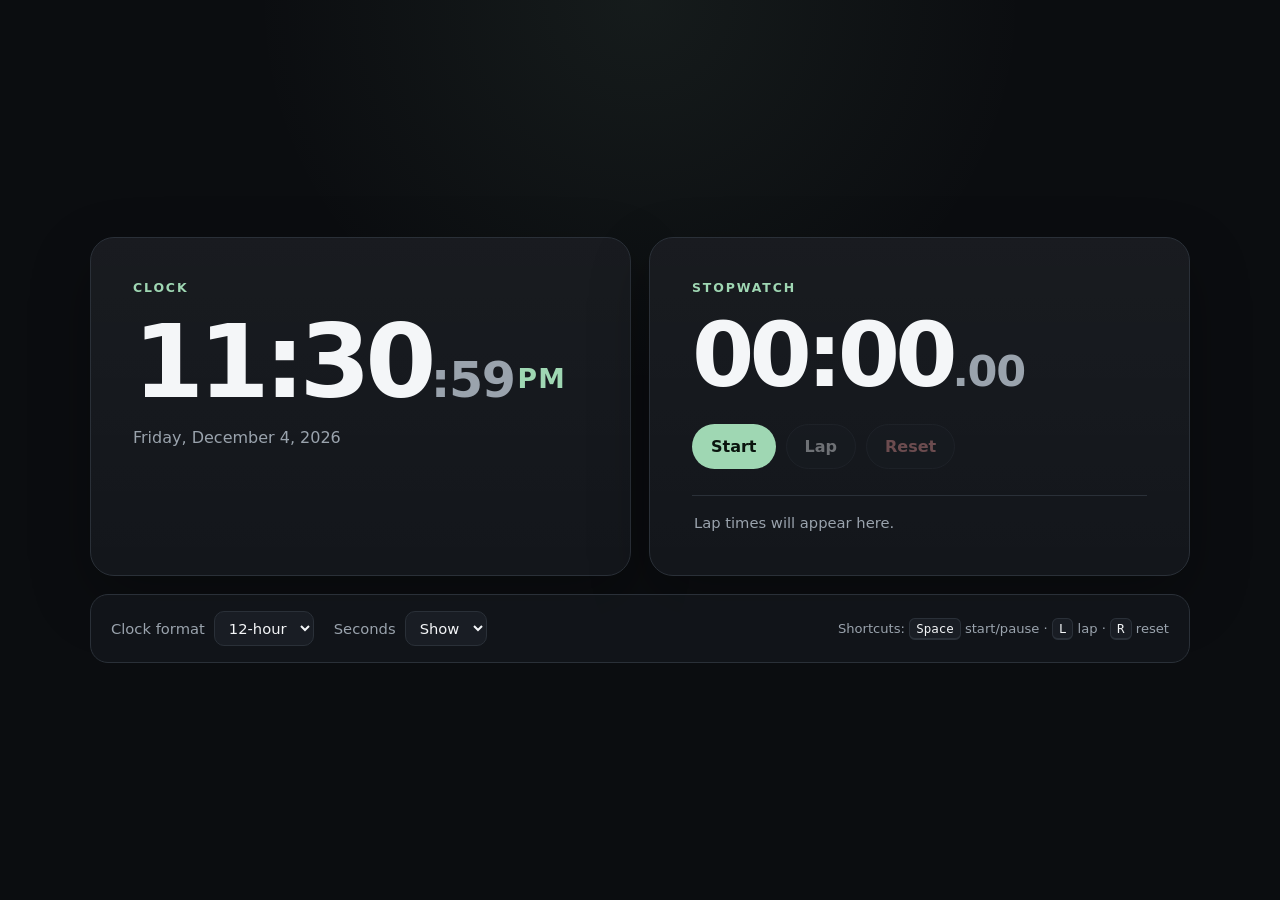
<file: index.html>
<!doctype html>
<html lang="en">
<head>
  <meta charset="utf-8">
  <meta name="viewport" content="width=device-width, initial-scale=1">
  <meta name="theme-color" content="#111318">
  <meta name="referrer" content="no-referrer">

  <!--
    Defense-in-depth for static hosts such as GitHub Pages.
    Stronger response-header examples for later self-hosting are in /hosting.
  -->
  <meta
    http-equiv="Content-Security-Policy"
    content="default-src 'none'; script-src 'self'; style-src 'self'; img-src 'self'; font-src 'none'; connect-src 'none'; media-src 'none'; object-src 'none'; frame-src 'none'; worker-src 'none'; manifest-src 'none'; base-uri 'none'; form-action 'none'; upgrade-insecure-requests"
  >

  <title>Clock + Stopwatch</title>
  <link rel="stylesheet" href="./app.css">
  <script type="module" src="./app.js"></script>
</head>
<body>
  <main class="app" aria-label="Clock and stopwatch">
    <section class="panel" aria-labelledby="clock-heading">
      <div class="panel-inner">
        <div class="eyebrow" id="clock-heading">Clock</div>
        <div class="clock-time" aria-live="off" aria-atomic="true">
          <span id="clockMain">--:--</span><span class="clock-seconds" id="clockSeconds"></span><span class="clock-period" id="clockPeriod"></span>
        </div>
        <div class="date" id="dateText">Loading date…</div>
      </div>
    </section>

    <section class="panel" aria-labelledby="stopwatch-heading">
      <div class="panel-inner">
        <div class="eyebrow" id="stopwatch-heading">Stopwatch</div>
        <div class="stopwatch-time" aria-live="off" aria-atomic="true">
          <span id="stopwatchMain">00:00</span><span class="stopwatch-ms" id="stopwatchFraction">.00</span>
        </div>

        <div class="controls">
          <button class="btn primary" id="startPauseBtn" type="button">Start</button>
          <button class="btn" id="lapBtn" type="button" disabled>Lap</button>
          <button class="btn danger" id="resetBtn" type="button" disabled>Reset</button>
        </div>

        <div class="laps" id="laps" aria-label="Lap times">
          <div class="empty-laps" id="emptyLaps">Lap times will appear here.</div>
        </div>
      </div>
    </section>

    <section class="settings" aria-label="Display settings">
      <label class="setting" for="hourFormat">
        Clock format
        <select id="hourFormat">
          <option value="12">12-hour</option>
          <option value="24">24-hour</option>
        </select>
      </label>

      <label class="setting" for="showSeconds">
        Seconds
        <select id="showSeconds">
          <option value="yes">Show</option>
          <option value="no">Hide</option>
        </select>
      </label>

      <div class="shortcut-note">
        Shortcuts:
        <kbd>Space</kbd> start/pause ·
        <kbd>L</kbd> lap ·
        <kbd>R</kbd> reset
      </div>
    </section>
  </main>
</body>
</html>
</file>
<file: app.css>
:root {
  color-scheme: dark;
  --bg: #0b0d10;
  --panel: #13161b;
  --panel-2: #191d24;
  --text: #f4f6f8;
  --muted: #9aa3ad;
  --border: #2a3038;
  --accent: #9fd7b3;
  --accent-strong: #b8edc9;
  --danger: #ef9a9a;
  --shadow: 0 22px 60px rgba(0, 0, 0, 0.28);
  --radius: 24px;
}

* {
  box-sizing: border-box;
}

html,
body {
  margin: 0;
  min-height: 100%;
  background:
    radial-gradient(circle at top, rgba(159, 215, 179, 0.07), transparent 35%),
    var(--bg);
  color: var(--text);
  font-family:
    Inter,
    ui-sans-serif,
    system-ui,
    -apple-system,
    BlinkMacSystemFont,
    "Segoe UI",
    sans-serif;
}

body {
  min-height: 100vh;
  display: grid;
  place-items: center;
  padding: 24px;
}

button,
select {
  font: inherit;
}

.app {
  width: min(1100px, 100%);
  display: grid;
  gap: 18px;
  grid-template-columns: 1fr 1fr;
}

.panel {
  background:
    linear-gradient(180deg, rgba(255, 255, 255, 0.025), transparent),
    var(--panel);
  border: 1px solid var(--border);
  border-radius: var(--radius);
  box-shadow: var(--shadow);
  overflow: hidden;
}

.panel-inner {
  padding: clamp(22px, 4vw, 42px);
}

.eyebrow {
  color: var(--accent);
  font-size: 0.78rem;
  font-weight: 800;
  letter-spacing: 0.15em;
  text-transform: uppercase;
  margin-bottom: 18px;
}

.clock-time,
.stopwatch-time {
  font-variant-numeric: tabular-nums;
  font-feature-settings: "tnum";
  letter-spacing: -0.055em;
  line-height: 0.95;
  white-space: nowrap;
}

.clock-time {
  font-size: clamp(3rem, 8vw, 6.7rem);
  font-weight: 750;
}

.clock-seconds,
.stopwatch-ms {
  color: var(--muted);
  font-size: 0.48em;
  letter-spacing: -0.03em;
}

.clock-period {
  color: var(--accent);
  font-size: 0.26em;
  letter-spacing: 0.04em;
  margin-left: 0.12em;
  vertical-align: 0.35em;
}

.date {
  margin-top: 18px;
  color: var(--muted);
  font-size: 1rem;
}

.stopwatch-time {
  font-size: clamp(3rem, 7vw, 6rem);
  font-weight: 750;
  margin-bottom: 26px;
}

.controls {
  display: flex;
  flex-wrap: wrap;
  gap: 10px;
}

.btn {
  appearance: none;
  border: 1px solid var(--border);
  border-radius: 999px;
  color: var(--text);
  background: var(--panel-2);
  padding: 12px 18px;
  cursor: pointer;
  font-weight: 700;
  transition:
    transform 120ms ease,
    border-color 120ms ease,
    background 120ms ease;
}

.btn:hover {
  transform: translateY(-1px);
  border-color: #46505b;
}

.btn:focus-visible,
select:focus-visible {
  outline: 3px solid var(--accent);
  outline-offset: 3px;
}

.btn:active {
  transform: translateY(0);
}

.btn.primary {
  background: var(--accent);
  color: #0a140e;
  border-color: transparent;
}

.btn.primary:hover {
  background: var(--accent-strong);
}

.btn.danger {
  color: var(--danger);
}

.btn:disabled {
  opacity: 0.4;
  cursor: not-allowed;
  transform: none;
}

.laps {
  margin-top: 26px;
  max-height: 245px;
  overflow: auto;
  border-top: 1px solid var(--border);
}

.lap {
  display: grid;
  grid-template-columns: 64px 1fr 1fr;
  gap: 14px;
  align-items: center;
  padding: 12px 2px;
  border-bottom: 1px solid var(--border);
  font-variant-numeric: tabular-nums;
}

.lap-number {
  color: var(--muted);
  font-size: 0.9rem;
}

.lap-split {
  color: var(--muted);
  text-align: right;
}

.lap-total {
  text-align: right;
  font-weight: 700;
}

.empty-laps {
  color: var(--muted);
  padding: 18px 2px 2px;
  font-size: 0.92rem;
}

.settings {
  grid-column: 1 / -1;
  display: flex;
  flex-wrap: wrap;
  align-items: center;
  gap: 12px 20px;
  padding: 16px 20px;
  background: rgba(19, 22, 27, 0.82);
  border: 1px solid var(--border);
  border-radius: 18px;
}

.setting {
  display: flex;
  align-items: center;
  gap: 9px;
  color: var(--muted);
  font-size: 0.92rem;
}

.setting select {
  color: var(--text);
  background: var(--panel-2);
  border: 1px solid var(--border);
  border-radius: 10px;
  padding: 7px 10px;
}

.shortcut-note {
  margin-left: auto;
  color: var(--muted);
  font-size: 0.82rem;
}

kbd {
  background: var(--panel-2);
  border: 1px solid var(--border);
  border-bottom-width: 2px;
  border-radius: 6px;
  padding: 2px 6px;
  color: var(--text);
  font-size: 0.78rem;
}

@media (prefers-reduced-motion: reduce) {
  .btn {
    transition: none;
  }
}

@media (max-width: 760px) {
  .app {
    grid-template-columns: 1fr;
  }

  .settings {
    grid-column: auto;
  }

  .shortcut-note {
    width: 100%;
    margin-left: 0;
  }
}

@media (max-width: 430px) {
  body {
    padding: 12px;
  }

  .panel-inner {
    padding: 22px 18px;
  }

  .lap {
    grid-template-columns: 48px 1fr;
  }

  .lap-split {
    display: none;
  }
}
</file>
